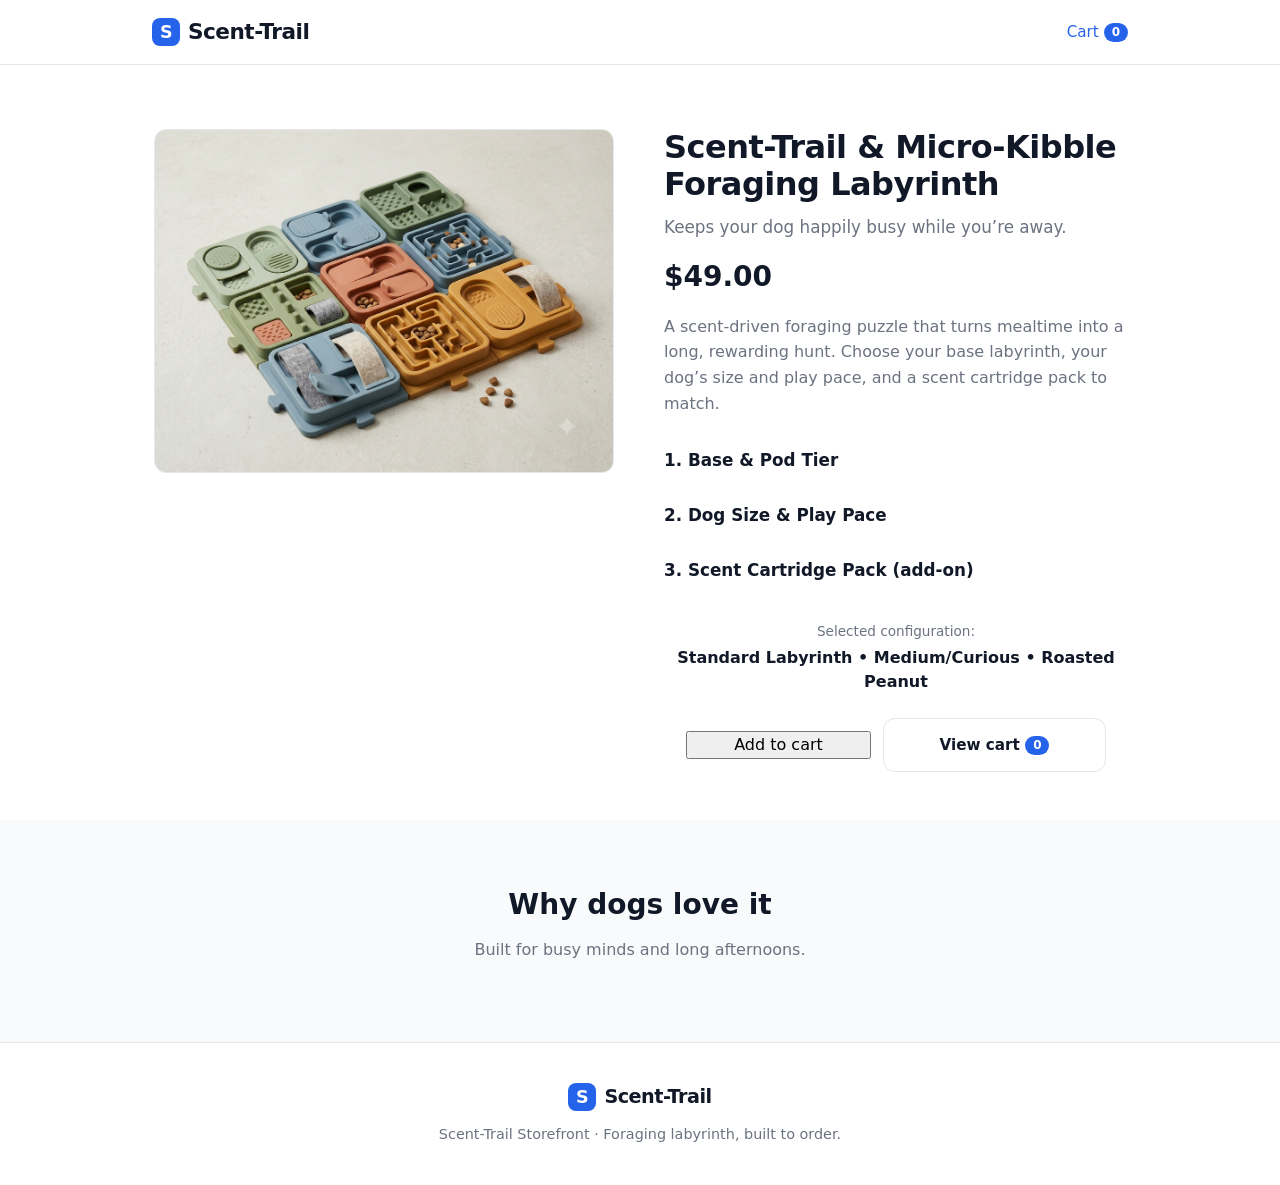
<file: index.html>
<!DOCTYPE html>
<html lang="en">
<head>
<meta charset="UTF-8">
<meta name="viewport" content="width=device-width, initial-scale=1.0">
<title>Scent-Trail &amp; Micro-Kibble Foraging Labyrinth</title>
<link rel="stylesheet" href="css/style.css">
</head>
<body>
<header>
  <div class="container inner">
    <div class="logo"><div class="mark">S</div><div>Scent-Trail</div></div>
    <nav class="nav">
      <a href="cart.html" class="nav-link">Cart <span class="cart-badge" id="badge">0</span></a>
    </nav>
  </div>
</header>

<section class="hero">
  <div class="container">
    <div class="hero-grid">
      <div class="hero-image">
        <img src="images/Scent-Trail &amp; Micro Kibble Foraging Labryinth Product Image.webp" alt="Scent-Trail Foraging Labyrinth" class="product-image">
      </div>
      <div class="hero-content">
        <h1 id="product-name">Scent-Trail &amp; Micro-Kibble Foraging Labyrinth</h1>
        <p class="tagline" id="product-tagline">Keeps your dog happily busy while you&rsquo;re away.</p>
        <div class="price" id="product-price">$49.00</div>
        <p id="product-desc" class="product-desc">A scent-driven foraging puzzle that turns mealtime into a long, rewarding hunt. Choose your base labyrinth, your dog&rsquo;s size and play pace, and a scent cartridge pack to match.</p>

        <div class="configurator card">
          <div class="config-group">
            <h3>1. Base &amp; Pod Tier</h3>
            <div class="variant-grid" id="base-options"></div>
          </div>
          <div class="config-group">
            <h3>2. Dog Size &amp; Play Pace</h3>
            <div class="variant-grid" id="size-options"></div>
          </div>
          <div class="config-group">
            <h3>3. Scent Cartridge Pack (add-on)</h3>
            <div class="variant-grid" id="scent-options"></div>
          </div>
        </div>

        <div class="price-summary">
          <div class="summary-label">Selected configuration:</div>
          <div id="config-label" class="summary-value">Standard Labyrinth • Medium/Curious • Roasted Peanut</div>
          <div id="config-breakdown" class="summary-breakdown"></div>
        </div>

        <div class="cta-group">
          <button class="btn-primary" id="add-to-cart">Add to cart</button>
          <a href="cart.html" class="btn-outline">View cart <span class="cart-badge" id="badge-inline">0</span></a>
        </div>
      </div>
    </div>
  </div>
</section>

<section class="features-section">
  <div class="container">
    <h2>Why dogs love it</h2>
    <p class="sub">Built for busy minds and long afternoons.</p>
    <ul class="features grid" id="features-list"></ul>
  </div>
</section>

<footer class="site-footer">
  <div class="container footer-inner">
    <div class="footer-brand">
      <div class="mark">S</div>
      <div class="footer-name">Scent-Trail</div>
    </div>
    <p class="footer-copy">Scent-Trail Storefront &middot; Foraging labyrinth, built to order.</p>
  </div>
</footer>

<script src="js/store.js"></script>
<script>
const { product, dollars, addOrUpdate, getCartCount, load, subscribe, variantPrice } = STORE;

const state = { base: 'standard', size: 'medium', scent: 'peanut' };

const renderOptions = (containerId, groupId) => {
  const group = product.variants[groupId];
  const container = document.getElementById(containerId);
  container.innerHTML = group.map(v => {
    const active = state[groupId] === v.id ? ' variant-active' : '';
    return `
      <div class="variant-card${active}" data-group="${groupId}" data-id="${v.id}">
        <div class="variant-name">${v.name}</div>
        <div class="variant-desc">${v.desc}</div>
        <div class="variant-price">${v.price === 0 ? 'Included' : '+' + dollars(v.price)}</div>
      </div>
    `;
  }).join('');
};

const updatePrice = () => {
  const total = variantPrice(state.base, state.size, state.scent);
  priceEl.textContent = dollars(total);
  const b = product.variants.base.find(x => x.id === state.base);
  const s = product.variants.size.find(x => x.id === state.size);
  const sc = product.variants.scent.find(x => x.id === state.scent);
  if (configLabelEl) configLabelEl.textContent = `${b.name} &bull; ${s.name} &bull; ${sc.name}`;
  if (configBreakdownEl) configBreakdownEl.textContent = `${b.name} ${dollars(b.price)} &bull; ${s.name} ${s.price === 0 ? 'included' : dollars(s.price)} &bull; ${sc.name} ${dollars(sc.price)} &bull; Total ${dollars(total)}`;
};

const selectVariant = (groupId, id) => {
  state[groupId] = id;
  document.querySelectorAll('[data-group]').forEach(el => {
    el.classList.toggle('variant-active', el.getAttribute('data-group') === groupId && el.getAttribute('data-id') === id);
  });
  updatePrice();
};

const init = () => {
  if (productEl) productEl.textContent = product.name;
  if (taglineEl) taglineEl.textContent = product.tagline;
  if (descEl) descEl.textContent = product.description;
  renderOptions('base-options', 'base');
  renderOptions('size-options', 'size');
  renderOptions('scent-options', 'scent');
  updatePrice();

  const wire = (containerId, groupId) => {
    const container = document.getElementById(containerId);
    if (!container) return;
    container.addEventListener('click', (e) => {
      const card = e.target.closest('[data-group]');
      if (!card) return;
      selectVariant(card.getAttribute('data-group'), card.getAttribute('data-id'));
    });
  };
  wire('base-options', 'base');
  wire('size-options', 'size');
  wire('scent-options', 'scent');

  const addBtn = document.getElementById('add-to-cart');
  if (addBtn) {
    addBtn.addEventListener('click', () => {
      addOrUpdate({ base: state.base, size: state.size, scent: state.scent });
      updateBadge();
      const old = addBtn.textContent;
      addBtn.textContent = 'Added!';
      addBtn.disabled = true;
      setTimeout(() => { addBtn.textContent = old; addBtn.disabled = false; }, 1200);
    });
  }

  const updateBadge = () => {
    const count = getCartCount();
    if (badgeEl) badgeEl.textContent = count;
    if (badgeInlineEl) badgeInlineEl.textContent = count;
  };
  updateBadge();
  subscribe(updateBadge);
};

const productEl = document.getElementById('product-name');
const taglineEl = document.getElementById('product-tagline');
const priceEl = document.getElementById('product-price');
const descEl = document.getElementById('product-desc');
const configLabelEl = document.getElementById('config-label');
const configBreakdownEl = document.getElementById('config-breakdown');
const badgeEl = document.getElementById('badge');
const badgeInlineEl = document.getElementById('badge-inline');

renderFeatures();
load();
init();

function renderFeatures() {
  document.getElementById('features-list').innerHTML = product.features.map(f => `<li>${f}</li>`).join('');
}
</script>
</body>
</html>
</file>
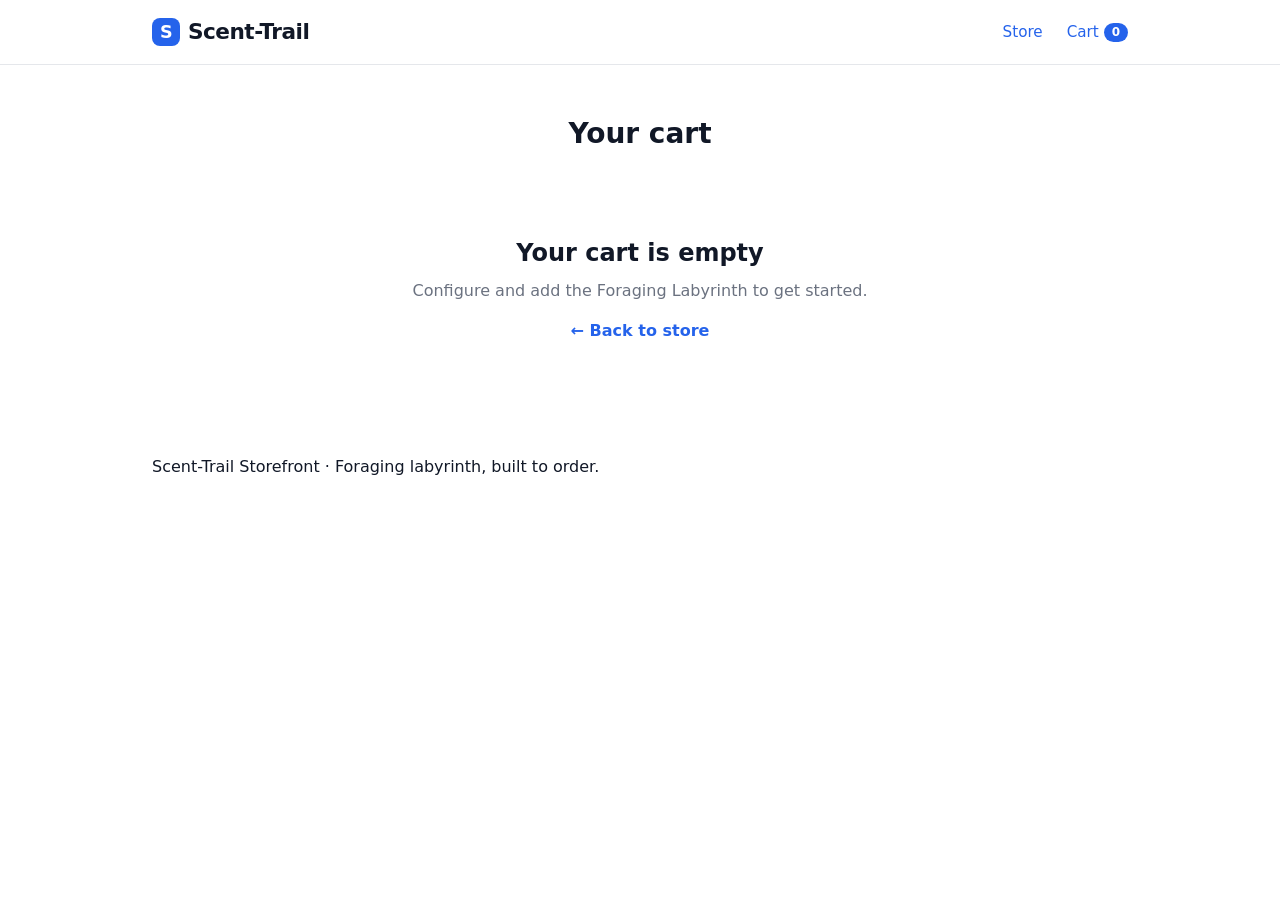
<file: cart.html>
<!DOCTYPE html>
<html lang="en">
<head>
<meta charset="UTF-8">
<meta name="viewport" content="width=device-width, initial-scale=1.0">
<title>Your Cart | Scent-Trail</title>
<link rel="stylesheet" href="css/style.css">
</head>
<body>
<header>
  <div class="container inner">
    <div class="logo"><div class="mark">S</div><div>Scent-Trail</div></div>
    <nav class="nav">
      <a href="index.html">Store</a>
      <a href="cart.html" class="nav-link" style="color:var(--brand)">Cart <span class="cart-badge" id="badge">0</span></a>
    </nav>
  </div>
</header>

<section class="section">
  <div class="container">
    <h2>Your cart</h2>
    <div id="cart-container">
      <div class="empty-state" id="empty-state">
        <h3>Your cart is empty</h3>
        <p>Configure and add the Foraging Labyrinth to get started.</p>
        <p style="margin-top:1rem;"><a href="index.html" style="color:var(--brand);font-weight:700;">&larr; Back to store</a></p>
      </div>
      <div id="cart-items" class="hidden"></div>
      <div class="cart-footer hidden" id="cart-footer">
        <div class="total">Total: <span id="cart-total">$0.00</span></div>
        <a href="checkout.html" id="checkout-btn" class="btn-primary" style="text-decoration:none;">Proceed to checkout</a>
      </div>
    </div>
  </div>
</section>

<footer>
  <div class="container">Scent-Trail Storefront &middot; Foraging labyrinth, built to order.</div>
</footer>

<script src="js/store.js"></script>
<script>
const { getCart, getCartTotal, dollars, setQty, remove, load, subscribe, variantLabel } = STORE;

const container = document.getElementById('cart-items');
const empty = document.getElementById('empty-state');
const footer = document.getElementById('cart-footer');
const totalEl = document.getElementById('cart-total');
const badgeEl = document.getElementById('badge');

const render = () => {
  const cart = getCart();
  badgeEl.textContent = STORE.getCartCount();
  if (!cart.length) {
    empty.classList.remove('hidden');
    footer.classList.add('hidden');
    container.innerHTML = '';
    return;
  }
  empty.classList.add('hidden');
  footer.classList.remove('hidden');
  container.innerHTML = cart.map((item, i) => {
    const line = STORE.itemLineTotal(item);
    return `
      <div class="cart-item">
        <div class="img-placeholder" style="width:80px;height:80px;">
          <img src="images/Scent-Trail &amp; Micro Kibble Foraging Labryinth Product Image.webp" alt="Foraging Labyrinth" style="width:100%;height:100%;object-fit:cover;border-radius:8px;display:block;">
        </div>
        <div class="info">
          <h4>${STORE.product.name}</h4>
          <div class="addons" style="color:var(--brand);font-weight:700;">${variantLabel(item)}</div>
          <div style="color:var(--muted);font-size:0.85rem;">Qty ${item.qty}</div>
        </div>
        <div class="qty">
          <button type="button" data-i="${i}" data-delta="-1">&minus;</button>
          <span>${item.qty}</span>
          <button type="button" data-i="${i}" data-delta="1">&plus;</button>
        </div>
        <button type="button" class="remove" data-i="${i}">Remove</button>
        <div style="font-weight:700;margin-left:auto;">${dollars(line)}</div>
      </div>
    `;
  }).join('');

  totalEl.textContent = dollars(getCartTotal());
  document.querySelectorAll('[data-delta]').forEach(btn => {
    btn.addEventListener('click', () => {
      const i = parseInt(btn.getAttribute('data-i'), 10);
      const delta = parseInt(btn.getAttribute('data-delta'), 10);
      const cart = getCart();
      setQty(i, Math.max(1, cart[i].qty + delta));
    });
  });
  document.querySelectorAll('.remove').forEach(btn => {
    btn.addEventListener('click', () => {
      const i = parseInt(btn.getAttribute('data-i'), 10);
      remove(i);
    });
  });
};

load();
render();
subscribe(render);
</script>
</body>
</html>
</file>
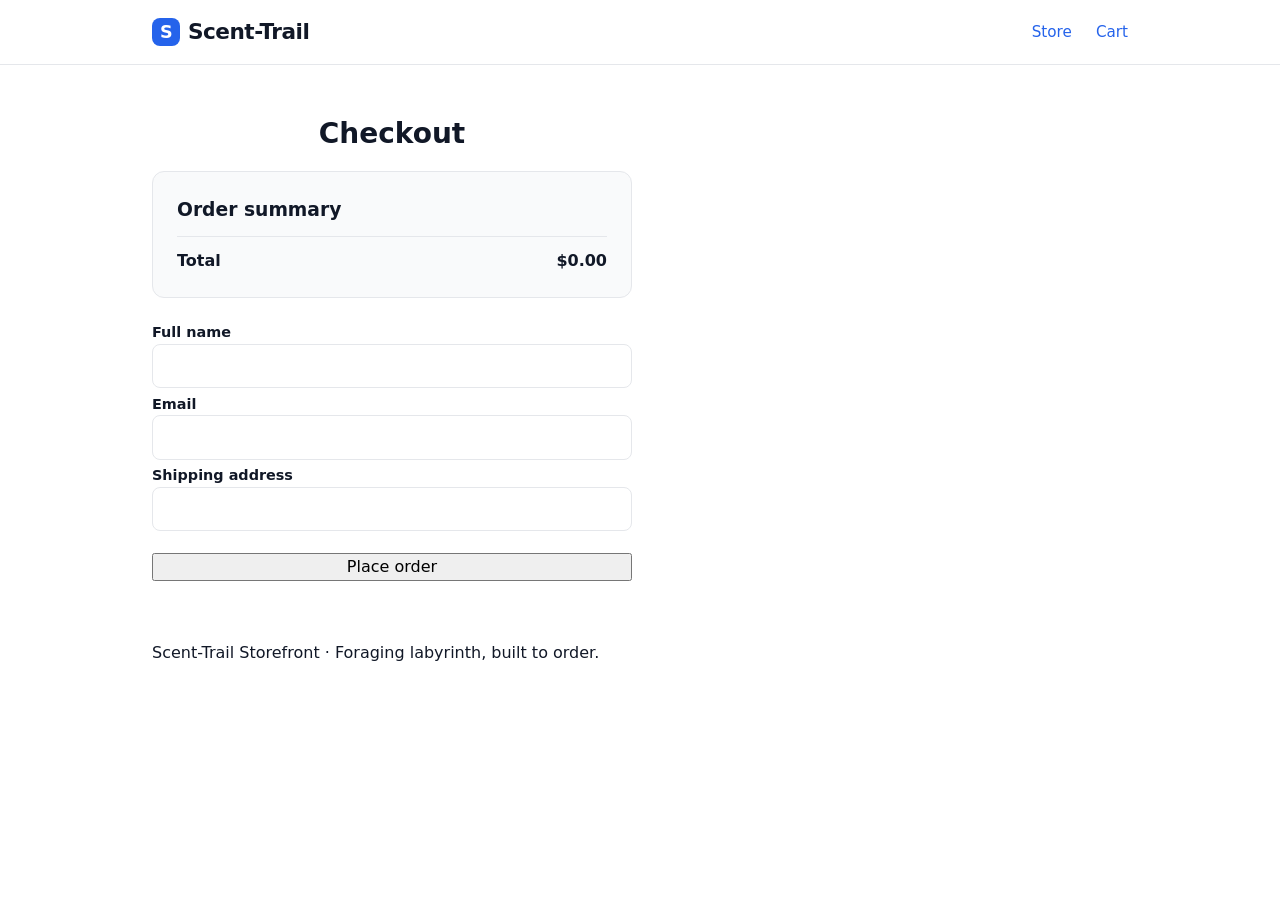
<file: checkout.html>
<!DOCTYPE html>
<html lang="en">
<head>
<meta charset="UTF-8">
<meta name="viewport" content="width=device-width, initial-scale=1.0">
<title>Checkout | Scent-Trail</title>
<link rel="stylesheet" href="css/style.css">
</head>
<body>
<header>
  <div class="container inner">
    <div class="logo"><div class="mark">S</div><div>Scent-Trail</div></div>
    <nav class="nav">
      <a href="index.html">Store</a>
      <a href="cart.html">Cart</a>
    </nav>
  </div>
</header>

<section class="section">
  <div class="container">
    <div class="row row-2">
      <div>
        <h2>Checkout</h2>
        <form id="checkout-form" novalidate>
          <div class="order-summary" style="margin-bottom:1.5rem;">
            <h3 style="margin-bottom:0.75rem;">Order summary</h3>
            <div id="summary-items"></div>
            <div style="border-top:1px solid var(--line);padding-top:0.75rem;margin-top:0.75rem;display:flex;justify-content:space-between;font-weight:800;">
              <span>Total</span>
              <span id="summary-total">$0.00</span>
            </div>
          </div>
          <label>Full name <input name="name" required /></label>
          <span class="field-error" id="err-name">Please enter your full name.</span>
          <label>Email <input name="email" type="email" required /></label>
          <span class="field-error" id="err-email">Please enter a valid email address.</span>
          <label>Shipping address <input name="address" required /></label>
          <span class="field-error" id="err-address">Please enter your shipping address.</span>
          <button type="submit" id="place-order" class="btn-primary" style="width:100%;margin-top:1rem;">Place order</button>
          <p id="form-msg" style="margin-top:0.75rem;font-size:0.9rem;color:var(--muted);"></p>
        </form>
      </div>
      <div class="hidden confirmation" id="confirmation">
        <div class="check">&#10003;</div>
        <h2>Order placed</h2>
        <p>Thank you! Your foraging labyrinth order has been received.</p>
        <div class="order-id" id="order-id">Order #0000</div>
        <p style="margin-top:1.5rem;color:var(--muted);font-size:0.9rem;">A confirmation email has been sent to <span id="confirm-email"></span>.</p>
        <p style="margin-top:1rem;"><a href="index.html" style="color:var(--brand);font-weight:700;">&larr; Back to store</a></p>
      </div>
    </div>
  </div>
</section>

<footer>
  <div class="container">Scent-Trail Storefront &middot; Foraging labyrinth, built to order.</div>
</footer>

<script src="js/store.js"></script>
<script>
const { getCart, getCartTotal, dollars, load, clear, product, variantLabel, variantPrice } = STORE;

const form = document.getElementById('checkout-form');
const summaryItems = document.getElementById('summary-items');
const summaryTotal = document.getElementById('summary-total');
const confirmation = document.getElementById('confirmation');
const orderIdEl = document.getElementById('order-id');
const confirmEmail = document.getElementById('confirm-email');
const formMsg = document.getElementById('form-msg');
const placeBtn = document.getElementById('place-order');

const errors = { name: document.getElementById('err-name'), email: document.getElementById('err-email'), address: document.getElementById('err-address') };

const showError = (field, show) => {
  errors[field].style.display = show ? 'block' : 'none';
  form.querySelector('[name="'+field+'"]').style.borderColor = show ? 'var(--danger)' : '';
};

const validate = () => {
  let ok = true;
  const fd = new FormData(form);
  const name = (fd.get('name')||'').trim();
  const email = (fd.get('email')||'').trim();
  const address = (fd.get('address')||'').trim();
  showError('name', !name);
  showError('email', !email || !/^[^\s@]+@[^\s@]+\.[^\s@]+$/.test(email));
  showError('address', !address);
  if (!name || !email || !address) ok = false;
  return ok;
};

const renderSummary = () => {
  const cart = getCart();
  if (!cart.length) { location.href = 'cart.html'; return; }
  const item = cart[0];
  summaryItems.innerHTML = `
    <div style="display:flex;justify-content:space-between;margin-bottom:0.5rem;">
      <span>${product.name} &times; ${item.qty}</span>
      <span>${dollars(variantPrice(item.base, item.size, item.scent) * item.qty)}</span>
    </div>
    <div style="font-size:0.85rem;color:var(--muted);margin-bottom:0.75rem;">${variantLabel(item)}</div>
  `;
  summaryTotal.textContent = dollars(getCartTotal());
};

load();
renderSummary();

form.addEventListener('submit', async (e) => {
  e.preventDefault();
  formMsg.textContent = '';
  formMsg.style.color = '';
  Object.values(errors).forEach(el => el.style.display = 'none');
  if (!validate()) return;

  const fd = new FormData(form);
  const order = {
    customer: {
      name: fd.get('name').trim(),
      email: fd.get('email').trim(),
      address: fd.get('address').trim()
    },
    items: getCart().map(i => ({
      productId: product.id,
      name: product.name,
      qty: i.qty,
      base: i.base,
      size: i.size,
      scent: i.scent,
      unitPrice: variantPrice(i.base, i.size, i.scent)
    })),
    total: getCartTotal()
  };

  placeBtn.disabled = true;
  placeBtn.textContent = 'Placing order...';

  try {
    const res = await fetch('/api/order', {
      method: 'POST',
      headers: { 'Content-Type': 'application/json' },
      body: JSON.stringify(order)
    });
    const data = await res.json();
    if (!res.ok) throw new Error(data.error || 'Order failed');

    formMsg.style.color = 'var(--success)';
    formMsg.textContent = 'Order confirmed!';
    placeBtn.style.display = 'none';
    form.style.display = 'none';
    confirmation.classList.remove('hidden');
    orderIdEl.textContent = 'Order #' + data.orderId;
    confirmEmail.textContent = order.customer.email;
    clear();
  } catch (err) {
    placeBtn.disabled = false;
    placeBtn.textContent = 'Place order';
    formMsg.style.color = 'var(--danger)';
    formMsg.textContent = err.message || 'Could not place order. Try again.';
  }
});
</script>
</body>
</html>
</file>
<file: css/style.css>
* { box-sizing: border-box; margin: 0; padding: 0; }
:root {
  --brand: #2563eb;
  --brand-dark: #1d4ed8;
  --ink: #111827;
  --muted: #6b7280;
  --line: #e5e7eb;
  --bg: #ffffff;
  --panel: #f9fafb;
  --success: #15803d;
  --danger: #dc2626;
  --radius: 12px;
  --shadow: 0 10px 30px -10px rgba(0,0,0,0.1);
}
html { scroll-behavior: smooth; }
body { font-family: ui-sans-serif, system-ui, -apple-system, BlinkMacSystemFont, "Segoe UI", Roboto, sans-serif; color: var(--ink); background: var(--bg); line-height: 1.5; }
a { color: var(--brand); text-decoration: none; }
button { cursor: pointer; font: inherit; }
.img-placeholder {
  width: 100%; aspect-ratio: 1 / 1; background: var(--panel);
  border-radius: var(--radius); border: 1px solid var(--line);
  display: grid; place-items: center; color: var(--muted); font-size: 1.1rem;
}
.container { max-width: 1024px; margin: 0 auto; padding: 0 1.5rem; }
header { position: sticky; top: 0; background: rgba(255,255,255,0.8); backdrop-filter: blur(6px); border-bottom: 1px solid var(--line); z-index: 50; }
header .inner { display: flex; align-items: center; justify-content: space-between; height: 64px; }
.logo { font-weight: 800; font-size: 1.35rem; letter-spacing: -0.5px; display: flex; align-items: center; gap: 0.5rem; }
.logo .mark { width: 28px; height: 28px; border-radius: 8px; background: var(--brand); display: grid; place-items: center; color: #fff; font-weight: 900; font-size: 1.1rem; }
.nav { display: flex; align-items: center; gap: 1.5rem; font-size: 0.95rem; }
.nav a:hover { color: var(--brand-dark); }
.cart-badge { background: var(--brand); color: #fff; font-size: 0.75rem; padding: 0.15rem 0.5rem; border-radius: 999px; font-weight: 700; }
.hero { padding: 4rem 0 3rem; text-align: center; }
.hero-grid { display: grid; gap: 3rem; align-items: start; }
@media (min-width: 900px) {
  .hero-grid { grid-template-columns: 1fr 1fr; text-align: left; }
}
.hero-image { max-width: 460px; margin: 0 auto; }
.hero-image .product-image { width: 100%; height: auto; border-radius: var(--radius); border: 1px solid var(--line); display: block; }
.hero-content { max-width: 560px; margin: 0 auto; }
@media (min-width: 900px) { .hero-content { margin: 0; } }
.hero h1 { font-size: 2rem; line-height: 1.15; letter-spacing: -0.5px; margin: 0 0 0.75rem; text-align: center; }
@media (min-width: 900px) { .hero h1 { text-align: left; } }
.hero .tagline { font-size: 1.05rem; color: var(--muted); margin: 0 0 1rem; text-align: center; }
@media (min-width: 900px) { .hero .tagline { text-align: left; } }
.hero .price { font-size: 1.75rem; font-weight: 800; color: var(--ink); margin: 0 0 1rem; text-align: center; }
@media (min-width: 900px) { .hero .price { text-align: left; } }
.hero .product-desc { color: var(--muted); font-size: 1rem; max-width: none; margin: 0 0 2rem; line-height: 1.6; text-align: center; }
@media (min-width: 900px) { .hero .product-desc { text-align: left; } }

.configurator { margin: 0 auto 1.75rem; max-width: 100%; }
.config-group { margin-bottom: 1.25rem; }
.config-group h3 { font-size: 1.05rem; margin-bottom: 0.6rem; color: var(--ink); text-align: left; }
.variant-grid { display: grid; gap: 0.75rem; }
@media (min-width: 640px) { .variant-grid { grid-template-columns: repeat(auto-fit, minmax(170px, 1fr)); } }
.variant-card {
  border: 2px solid var(--line); border-radius: var(--radius); padding: 1rem;
  background: #fff; cursor: pointer; transition: border-color 0.2s, box-shadow 0.2s, transform 0.1s, background 0.2s;
  display: flex; flex-direction: column; gap: 0.5rem;
}
.variant-card:hover { border-color: var(--brand); transform: translateY(-2px); }
.variant-card.variant-active {
  border-color: var(--brand);
  box-shadow: 0 0 0 3px rgba(37,99,235,0.15);
  background: #f0f7ff;
}
.variant-name { font-weight: 800; color: var(--ink); font-size: 0.95rem; }
.variant-desc { font-size: 0.8rem; color: var(--muted); line-height: 1.4; }
.variant-price { font-weight: 800; color: var(--brand); font-size: 0.9rem; margin-top: auto; }

.price-summary { margin: 0 auto 1.5rem; max-width: 560px; text-align: center; }
.summary-label { font-size: 0.85rem; color: var(--muted); margin-bottom: 0.35rem; }
.summary-value { font-weight: 800; color: var(--ink); font-size: 1rem; margin-bottom: 0.35rem; }
.summary-breakdown { font-size: 0.8rem; color: var(--muted); }

.cta-group { display: flex; flex-direction: column; gap: 0.75rem; align-items: center; max-width: 420px; margin: 0 auto; }
@media (min-width: 560px) { .cta-group { flex-direction: row; justify-content: center; } }
.cta-group .btn-primary, .cta-group .btn-outline { width: 100%; max-width: 320px; box-sizing: border-box; }
@media (min-width: 560px) { .cta-group .btn-primary, .cta-group .btn-outline { max-width: none; flex: 1; } }
.btn-outline { background: #fff; border: 1px solid var(--line); color: var(--ink); padding: 0.9rem 1.25rem; border-radius: var(--radius); font-weight: 700; font-size: 0.95rem; text-align: center; text-decoration: none; display: inline-block; }
.btn-outline:hover { border-color: var(--brand); color: var(--brand-dark); }

/* cart */
.empty-state { text-align: center; padding: 4rem 0; color: var(--muted); }
.empty-state h3 { font-size: 1.5rem; margin-bottom: 0.5rem; color: var(--ink); }
.cart-item { border: 1px solid var(--line); border-radius: var(--radius); padding: 1rem; display: flex; align-items: center; gap: 1rem; margin-bottom: 1rem; }
.cart-item img { width: 80px; height: 80px; object-fit: cover; border-radius: 8px; background: var(--panel); }
.cart-item .info { flex: 1; }
.cart-item .info h4 { margin-bottom: 0.2rem; }
.cart-item .addons { font-size: 0.85rem; color: var(--muted); margin-top: 0.25rem; }
.qty { display: flex; align-items: center; gap: 0.5rem; border: 1px solid var(--line); border-radius: 8px; padding: 0.25rem; background: var(--panel); }
.qty button { width: 28px; height: 28px; border: none; background: #fff; border-radius: 6px; font-weight: 800; display: grid; place-items: center; }
.qty span { min-width: 20px; text-align: center; font-weight: 700; }
.remove { background: none; border: none; color: var(--danger); font-weight: 700; padding: 0.25rem; }
.cart-footer { border-top: 1px solid var(--line); padding-top: 1.5rem; margin-top: 1rem; display: flex; justify-content: space-between; align-items: center; }
.total { font-size: 1.5rem; font-weight: 800; }

/* checkout */
.row { display: grid; gap: 1rem; }
@media (min-width: 768px) { .row-2 { grid-template-columns: 1fr 1fr; } }
label { display: block; font-size: 0.9rem; font-weight: 700; margin-bottom: 0.35rem; color: var(--ink); }
input, select { width: 100%; padding: 0.65rem 0.9rem; border: 1px solid var(--line); border-radius: 8px; font: inherit; background: #fff; }
input:focus { outline: 2px solid var(--brand); border-color: transparent; }
.field-error { color: var(--danger); font-size: 0.85rem; margin-top: 0.3rem; display: none; }
.order-summary { border: 1px solid var(--line); border-radius: var(--radius); padding: 1.5rem; background: var(--panel); }
.confirmation { text-align: center; padding: 4rem 0; }
.confirmation .check { width: 64px; height: 64px; border-radius: 50%; background: #d1fae5; color: var(--success); display: grid; place-items: center; font-size: 2rem; margin: 0 auto 1.5rem; }
.confirmation h2 { font-size: 1.75rem; margin-bottom: 0.5rem; }
.order-id { font-weight: 800; letter-spacing: 0.05em; background: var(--panel); padding: 0.5rem 1rem; border-radius: 8px; display: inline-block; margin-top: 1rem; }
.hidden { display: none !important; }

/* sections */
.section { padding: 3rem 0; }
.section h2 { font-size: 1.75rem; margin-bottom: 1rem; text-align: center; }
.section p.sub { text-align: center; color: var(--muted); margin-bottom: 2.5rem; }

/* features section */
.features-section { padding: 4rem 0 3rem; background: var(--panel); }
.features-section .container { max-width: 800px; }
.features-section h2 { font-size: 1.75rem; margin-bottom: 0.75rem; text-align: center; }
.features-section .sub { text-align: center; color: var(--muted); margin-bottom: 2rem; }
.features-section .grid { gap: 1rem; }
@media (min-width: 640px) { .features-section .grid { grid-template-columns: repeat(2, 1fr); } }

/* footer */
.site-footer { border-top: 1px solid var(--line); padding: 2.5rem 0; background: #fff; }
.footer-inner { display: flex; flex-direction: column; align-items: center; gap: 0.75rem; text-align: center; }
.footer-brand { display: flex; align-items: center; gap: 0.5rem; }
.footer-brand .mark { width: 28px; height: 28px; border-radius: 8px; background: var(--brand); display: grid; place-items: center; color: #fff; font-weight: 900; font-size: 1.1rem; }
.footer-brand .footer-name { font-weight: 800; font-size: 1.2rem; letter-spacing: -0.5px; color: var(--ink); }
.footer-copy { color: var(--muted); font-size: 0.9rem; margin: 0; }
</file>
